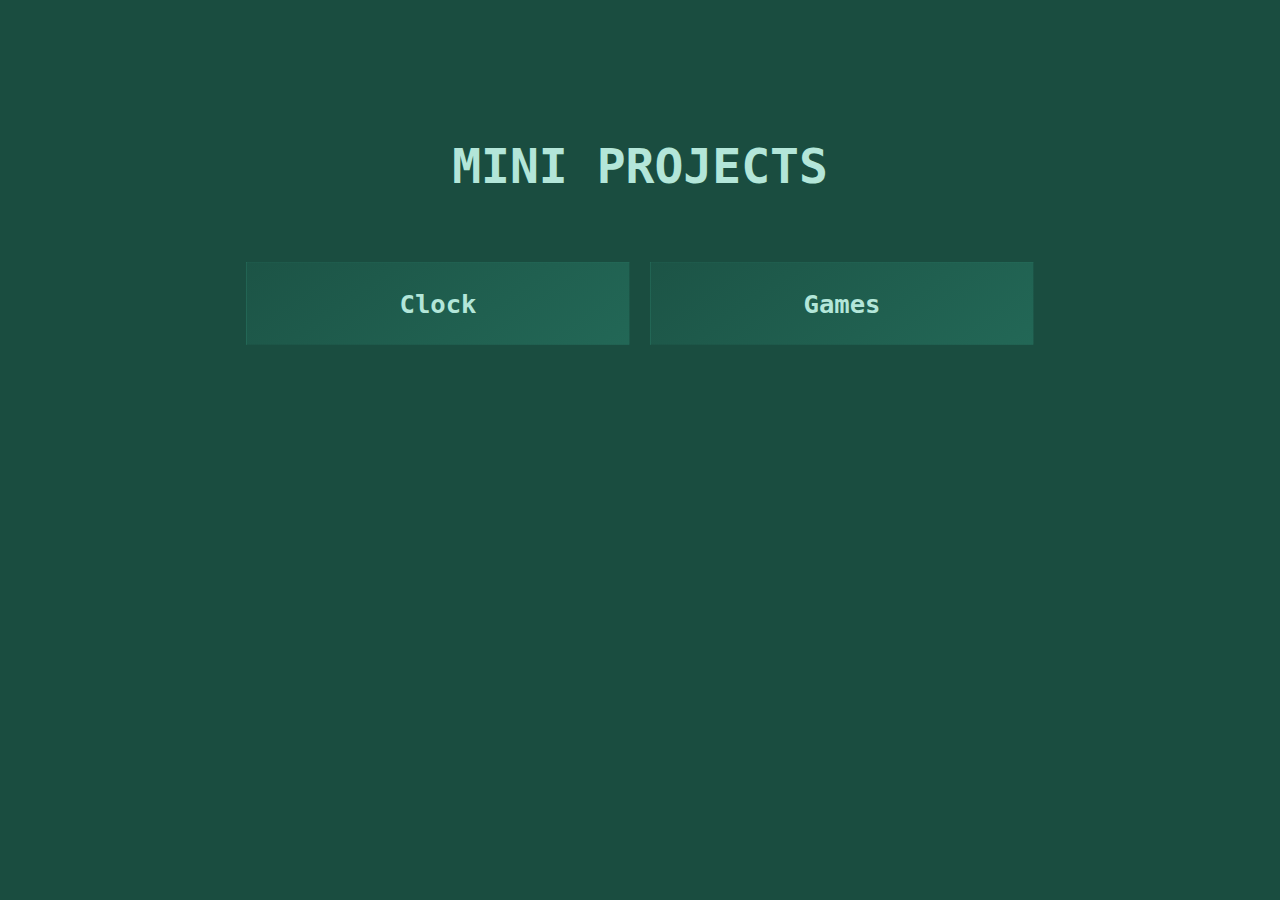
<file: index.html>
<!DOCTYPE html>
<html lang="en">
<head>
    <meta charset="UTF-8">
    <meta http-equiv="X-UA-Compatible" content="IE=edge">
    <meta name="viewport" content="width=device-width, initial-scale=1.0">
    <title>Mini Projects</title>
    <link rel="stylesheet" href="./css/main.css">
    <script defer src="js/index.js"></script>
</head>

<body>

    

    <div class="container">
        <div class="jumble" >MINI PROJECTS</div>
        <a href="clock.html" class="project1">Clock</a>
        <a href="games.html" class="project2">Games</a>
    </div>
    

</body>
<!-- <script src='script.js' type="module"> </script> -->

</html>
</file>
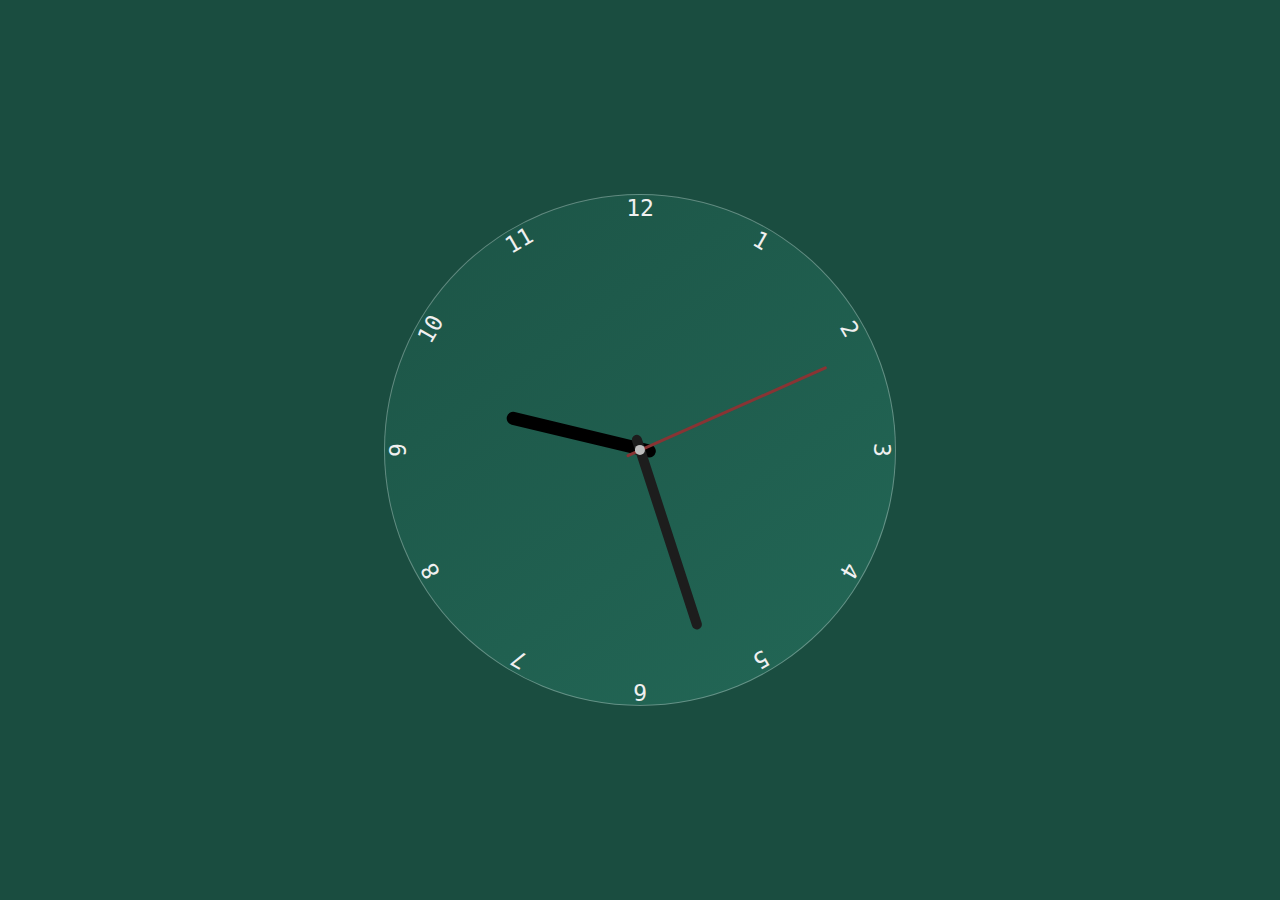
<file: clock.html>
<!DOCTYPE html>
<html lang="en">
<head>
    <meta charset="UTF-8">
    <meta http-equiv="X-UA-Compatible" content="IE=edge">
    <meta name="viewport" content="width=device-width, initial-scale=1.0">
    <link rel="stylesheet" href="./css/clock.css">
    <script defer src="js/clock.js"></script>
    <title>Clock</title>
</head>
<body>
    <div class="clock">
        <div class="hand hour" data-hour-hand></div>
        <div class="hand minute" data-minute-hand></div>
        <div class="hand second" data-second-hand></div>
        <div class="number number-1">1</div>
        <div class="number number-2">2</div>
        <div class="number number-3">3</div>
        <div class="number number-4">4</div>
        <div class="number number-5">5</div>
        <div class="number number-6">6</div>
        <div class="number number-7">7</div>
        <div class="number number-8">8</div>
        <div class="number number-9">9</div>
        <div class="number number-10">10</div>
        <div class="number number-11">11</div>
        <div class="number number-12">12</div>
    </div>

    
</body>

</html>
</file>
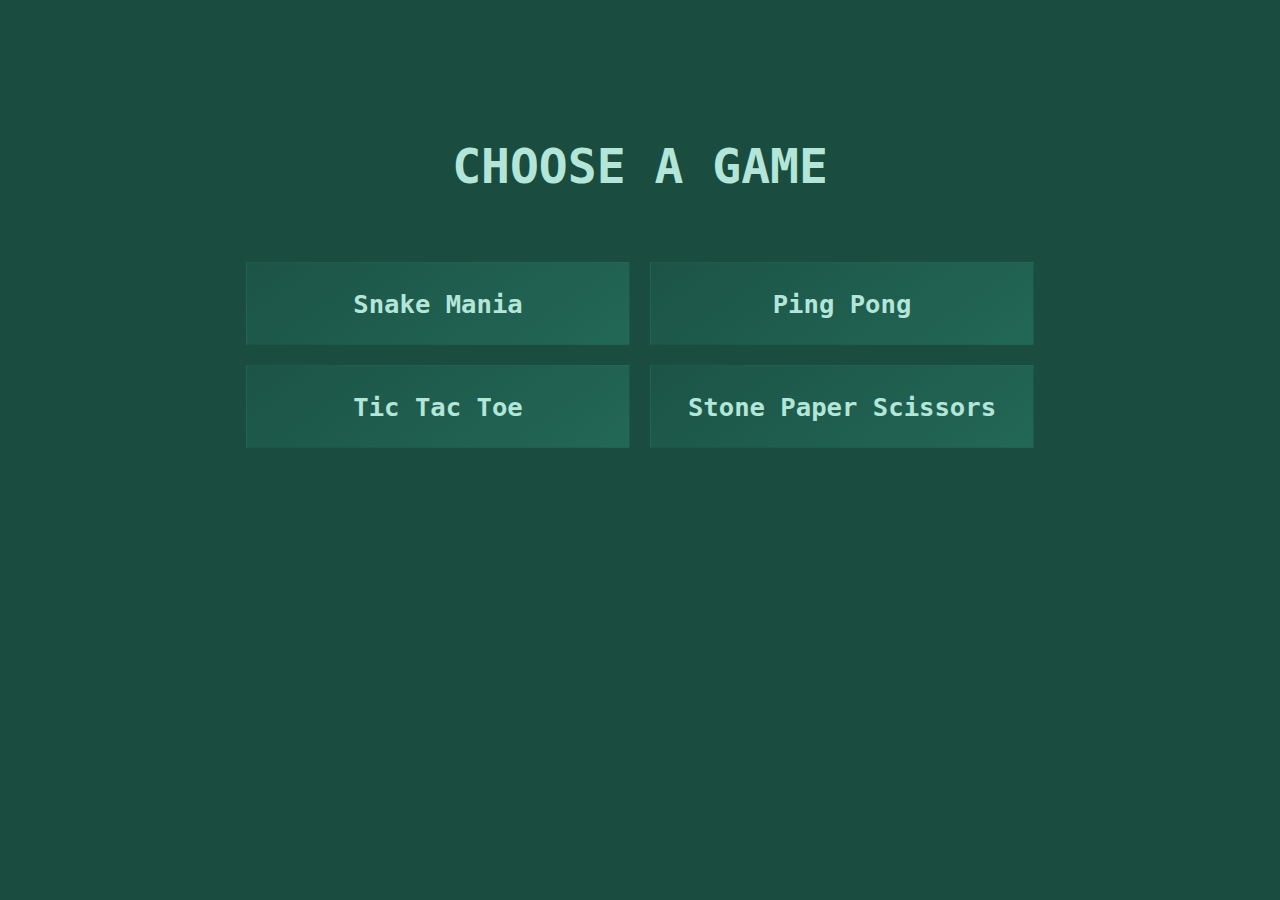
<file: games.html>
<!DOCTYPE html>
<html lang="en">
<head>
    <meta charset="UTF-8">
    <meta http-equiv="X-UA-Compatible" content="IE=edge">
    <meta name="viewport" content="width=device-width, initial-scale=1.0">
    <link rel="stylesheet" type="text/css" href="./css/games.css">
    <script defer src="js/index.js"></script>
    <title>Games</title>
</head>
<body>
    <div class="container">
        <div class="jumble">CHOOSE A GAME</div>
        <a href="games/snake.html" class="snakeGame">Snake Mania</a>
        <a href="games/pingpong.html" class="pingPongGame">Ping Pong</a>
        <a href="games/ticTacToe.html" class="ticTacToe">Tic Tac Toe</a>
        <a href="games/stonePaper.html" class="stonePaper">Stone Paper Scissors</a>

    </div>
</body>
</html>
</file>
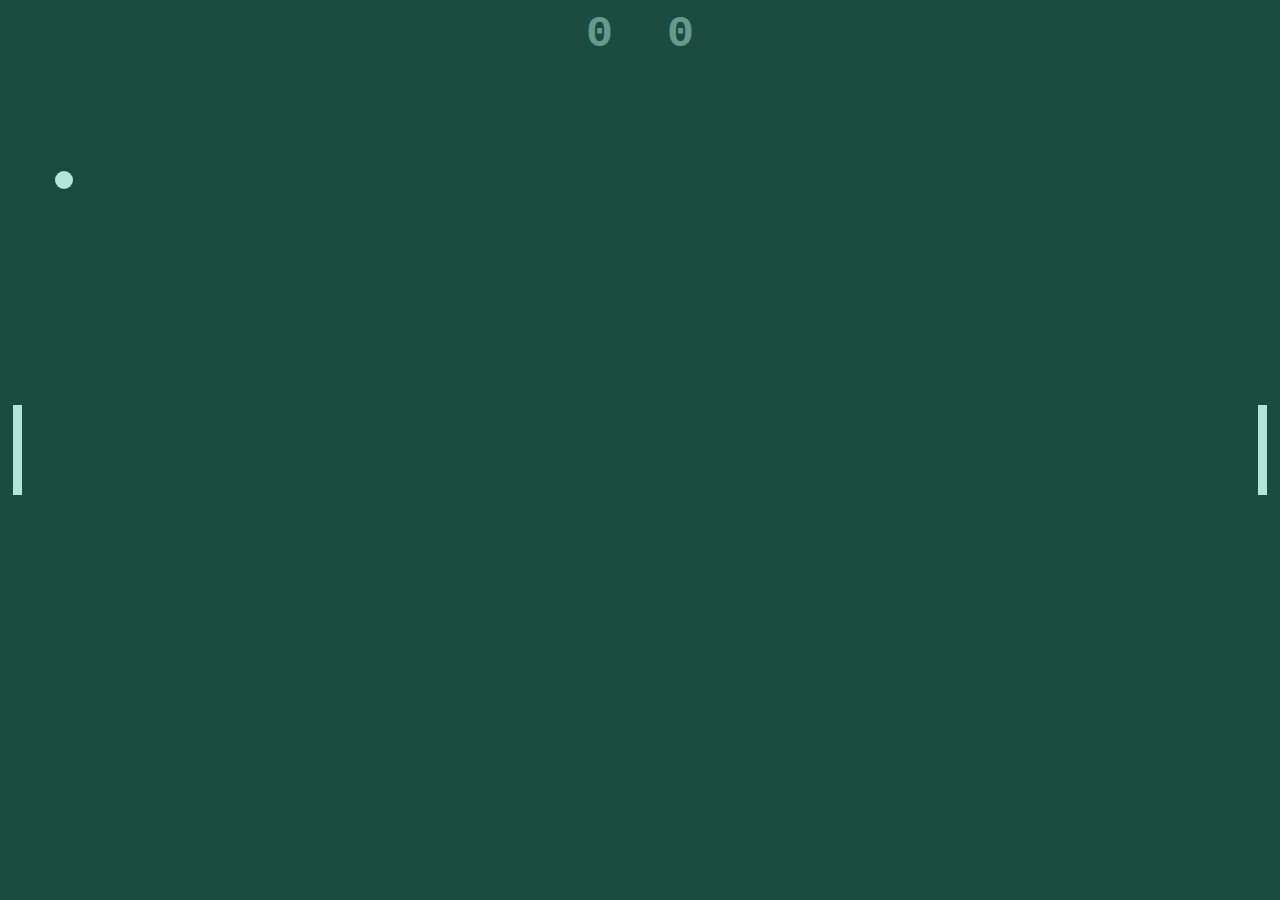
<file: games/pingpong.html>
<!DOCTYPE html>
<html lang="en">
<head>
    <meta charset="UTF-8">
    <meta http-equiv="X-UA-Compatible" content="IE=edge">
    <meta name="viewport" content="width=device-width, initial-scale=1.0">
    <title>Ping Pong</title>
    <link rel="stylesheet" href="../games/css/ping-pong.css">
    <script defer src="js/pingpong.js" type="module"></script>

</head>
<body>
    <div class="score">
        <div id="player-score">0</div>
        <div id="computer-score">0</div>
    </div>
    <div class="ball" id="ball"></div>
    <div class="paddle left" id="computer-paddle"></div>
    <div class="paddle right" id="player-paddle"></div>
    
</body>
</html>
</file>
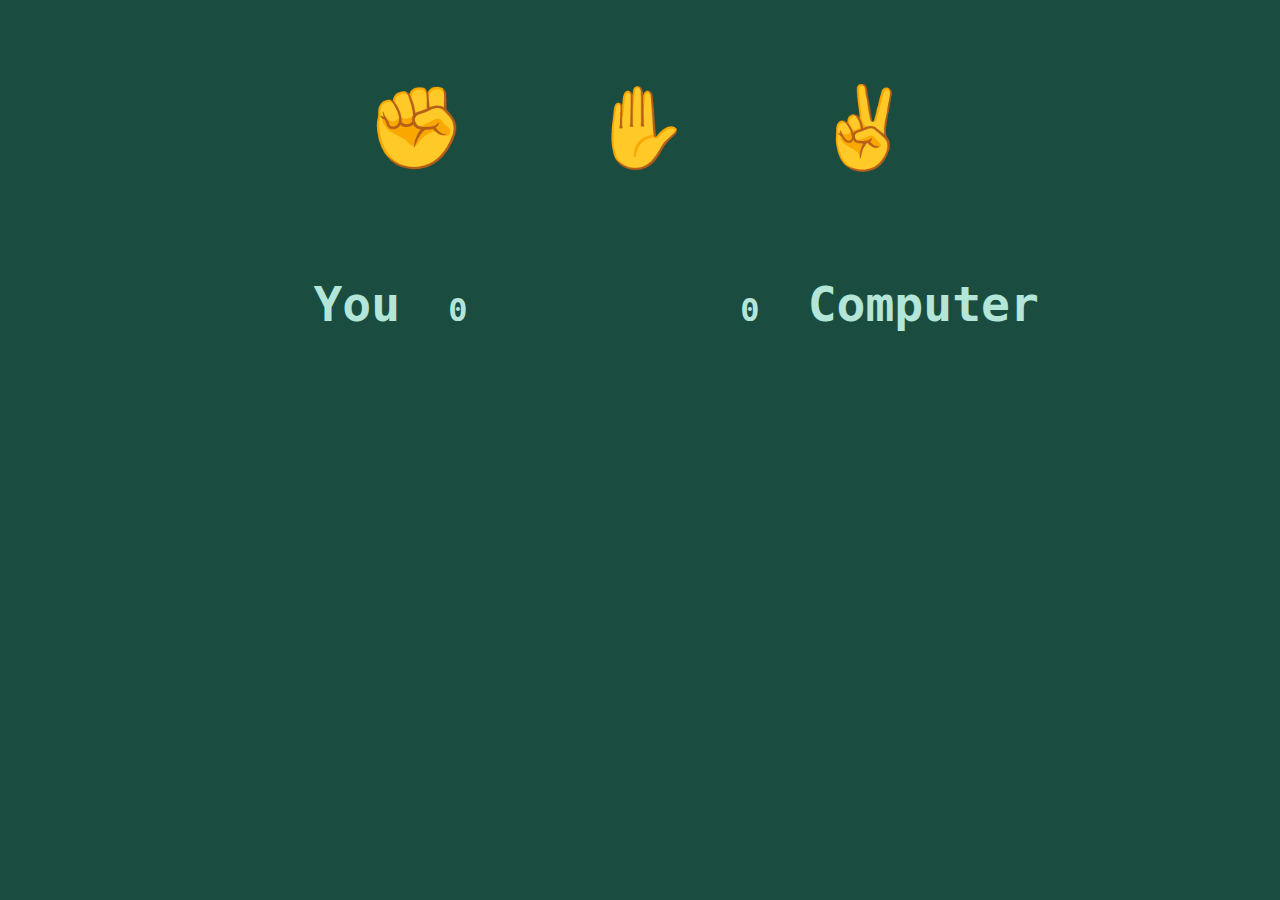
<file: games/stonePaper.html>
<!DOCTYPE html>
<html lang="en">
<head>
    <meta charset="UTF-8">
    <meta http-equiv="X-UA-Compatible" content="IE=edge">
    <meta name="viewport" content="width=device-width, initial-scale=1.0">
    <title>Stone Paper Scissors</title>
    <link rel="stylesheet" href="../games/css/stonePaper.css">
    <script defer src="js/stonePaper.js"></script>
</head>
<body>
    <div class="selections">
        <button class="selection" data-selection="rock">✊</button>
        <button class="selection" data-selection="paper">✋</button>
        <button class="selection" data-selection="scissors">✌</button>
    </div>

    <div class="results">
        <div>You
            <span class="result-score" data-your-score>0</span>
        </div>
        <div data-last-cell>
            <span class="result-score" data-computer-score>0</span>
            Computer
        </div>
        <!-- <div class="result-selection winner">✊</div>
        <div class="result-selection">✋</div> -->
    </div>
</body>
</html>
</file>
<file: css/main.css>
*, *::after, *::before {
    box-sizing: border-box;
    
}

:root {
    --hue: 165;
    --saturation: 50%;
    --foreground-color: hsl(var(--hue), var(--saturation), 80%);
    --background-color: hsl(var(--hue), var(--saturation), 20%);
    --light-foreground: linear-gradient(145deg, hsl(var(--hue), var(--saturation), 22%), hsl(var(--hue), var(--saturation), 27%));
    --hover-color: hsl(var(--hue), var(--saturation), 28%);
}

body {
    background-color: var(--background-color);
    color: rgb(207, 207, 207);
    margin: 0;
    padding: 0;
    font-family: 'Space Mono', monospace;

}

.container {
    margin: 10vh auto;
    width: 70vw;
    
    display: grid;
    /* padding: 2vw 0; */
    grid-template-columns: 30vw 30vw;
    justify-items: center;
    justify-content: center;
    /* align-items: center; */
    /* grid-gap: 1px; */
    gap: 20px;
    
    
}

.container>* {
    background: var(--light-foreground);
    height: 100%;
    width: 100%;
    font-size: 1.6rem;
    font-family:'Space Mono', monospace;
    font-weight: bolder;
    color: var(--foreground-color);
    padding: 1em .6em;
    text-align: center;
    border: 1px solid rgba(0,0,0,0);
}

.container>*:hover {
    border-bottom: 1px solid rgba(245, 245, 245, 0.432);
    
}

.container>:first-child {
    grid-column:span 2;
    background: none;
    border: none;
}

a{  
    text-decoration: none;
    color: currentColor;
}

.jumble {
    font-size: 3rem;
}
</file>
<file: css/clock.css>
@import "main.css";

body {
    margin: 0;
    background-color: var(--background-color);
    color: rgb(240, 240, 240);
    min-height: 100vh;
    display: flex;
    justify-content: center;
    align-items: center;
}

.clock {
    height: 40vw;
    width: 40vw;
    background: var(--light-foreground);
    border: 1px solid rgba(255, 255, 255, 0.3);
    border-radius: 50%;
    position: relative;
    
}

.clock .number {
    --rotation: 0;
    position: absolute;
    /* background-color: bisque; */
    height: 100%;
    width: 100%;
    text-align: center;
    transform: rotate(var(--rotation));
    font-size: 1.8vw;
}

.clock .number-1 { --rotation: 30deg; }
.clock .number-2 { --rotation: 60deg; }
.clock .number-3 { --rotation: 90deg; }
.clock .number-4 { --rotation: 120deg; }
.clock .number-5 { --rotation: 150deg; }
.clock .number-6 { --rotation: 180deg; }
.clock .number-7 { --rotation: 210deg; }
.clock .number-8 { --rotation: 240deg; }
.clock .number-9 { --rotation: 270deg; }
.clock .number-10 { --rotation: 300deg; }
.clock .number-11 { --rotation: 330deg; }

.clock .hand {
    --rotation:0;
    position: absolute;
    left: 50%;
    bottom: 47%;
    transform: translateX(-50%) rotate(calc(var(--rotation) * 1deg));
    
    border-radius: 10px;
}

.clock .hand.hour {
    width: 2.5%;
    height: 30%;
    background-color: black;
    transform-origin: 50% 89.5% ;

}

.clock .hand.minute {
    width: 2%;
    height: 40%;
    background-color: rgb(29, 29, 29);
    transform-origin: 50% 92.5% ;
    

}

.clock .hand.second {
    width: 0.6%;
    height: 43%;
    background-color: rgb(136, 52, 52);
    transform-origin: 50% 93.2% ;

}

.clock::after {
    content: '';
    position: absolute;
    height: 2%;
    width: 2%;
    border-radius: 50%;
    background-color: rgb(190, 190, 190);
    z-index: 11;
    top: 50%;
    left: 50%;
    transform: translate(-50%, -50%);
}
</file>
<file: css/games.css>
@import "./main.css";
</file>
<file: games/css/ping-pong.css>
@import "/css/main.css";

.paddle {
    --position: 50;
    position: absolute;
    height: 10vh;
    width: 1vh;
    background-color: var(--foreground-color);
    top: calc(var(--position)*1vh);
    transform: translateY(-50%);
}

.left {
    left: 1vw;
}

.right {
    right: 1vw;
}

.ball {
    --x: 50;
    --y: 50;

    position: absolute;
    height: 2vh;
    width: 2vh;
    border-radius: 50%;
    background-color: var(--foreground-color);
    top: calc(var(--y)*1vh);
    left: calc(var(--x)*1vw);
    transform: translate(-50%, -50%);
}

.score {
    display: flex;
    justify-content: center;
    font-size: 5vh;
    font-weight: bold;
    font-family: 'Courier New', Courier, monospace;
    color: var(--foreground-color);
    
}

.score>* {
    flex-grow: 1;
    flex-basis: 0;
    padding: 0 3vh;
    margin: 1vh 0;
    opacity: .5;
}

.score > :first-child {
    text-align: right;
    /* border-right: .5vh solid var(--foreground-color); */
}
</file>
<file: games/css/stonePaper.css>
@import "/css/main.css";

body {
    scroll-behavior: none;
}

.selections {
    display: flex;
    justify-content: center;
}

.selection {
    font-size: 5em;
    background: none;
    border: none;
    outline: none;
    cursor: pointer;
    margin: 1em .7em;
    transition: 100ms;
}

.selection:hover {
    transform: scale(1.2);
    
}

.results {
    
    font-size: 3em;
    font-weight: bold;
    color: var(--foreground-color);
    display: grid;
    justify-content: center;
    justify-items: center;
    align-items: center;
    grid-template-columns: repeat(2, 10em);
    grid-auto-rows: 6rem;
    
}

.result-score {
    font-size: 2rem;
    margin: 0 1.2rem;
}

.result-selection {
    opacity: .6;
}

.result-selection.winner {
    opacity: 1;
    font-size: 4rem;
}
</file>
